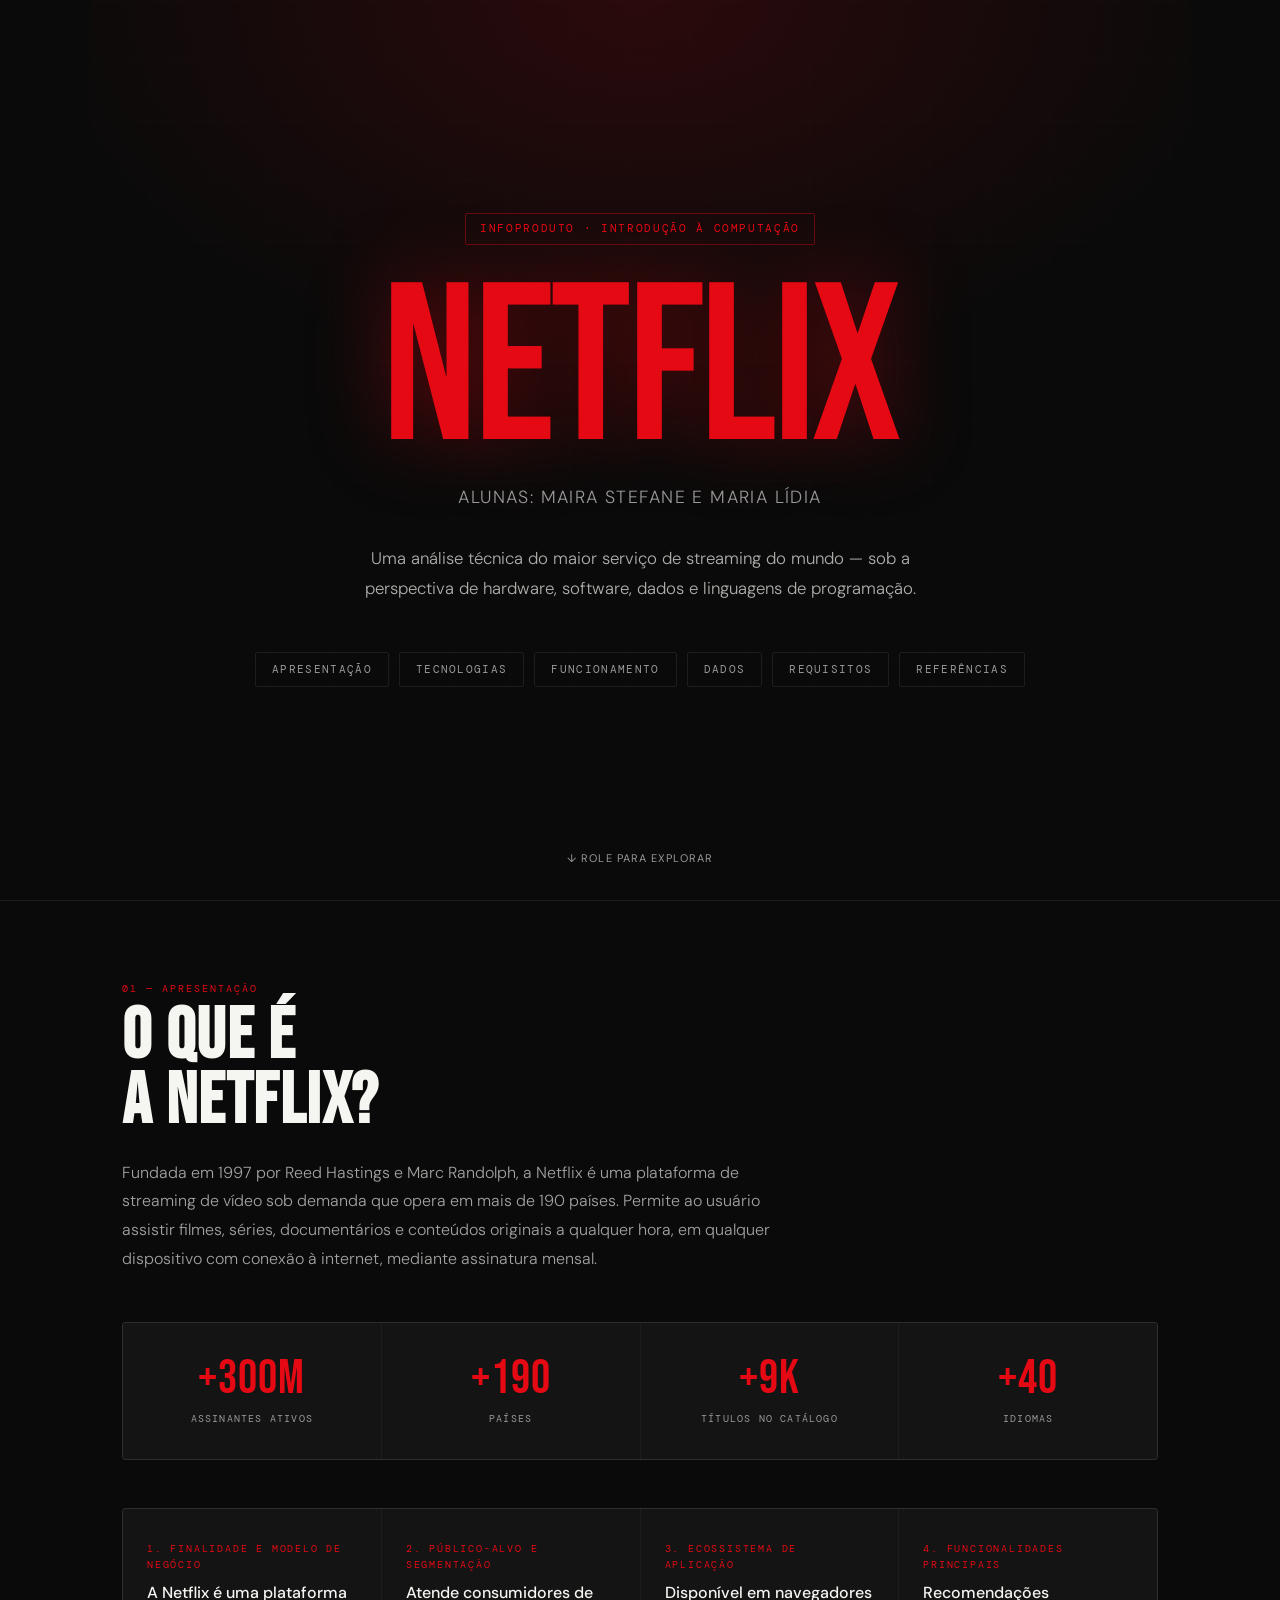
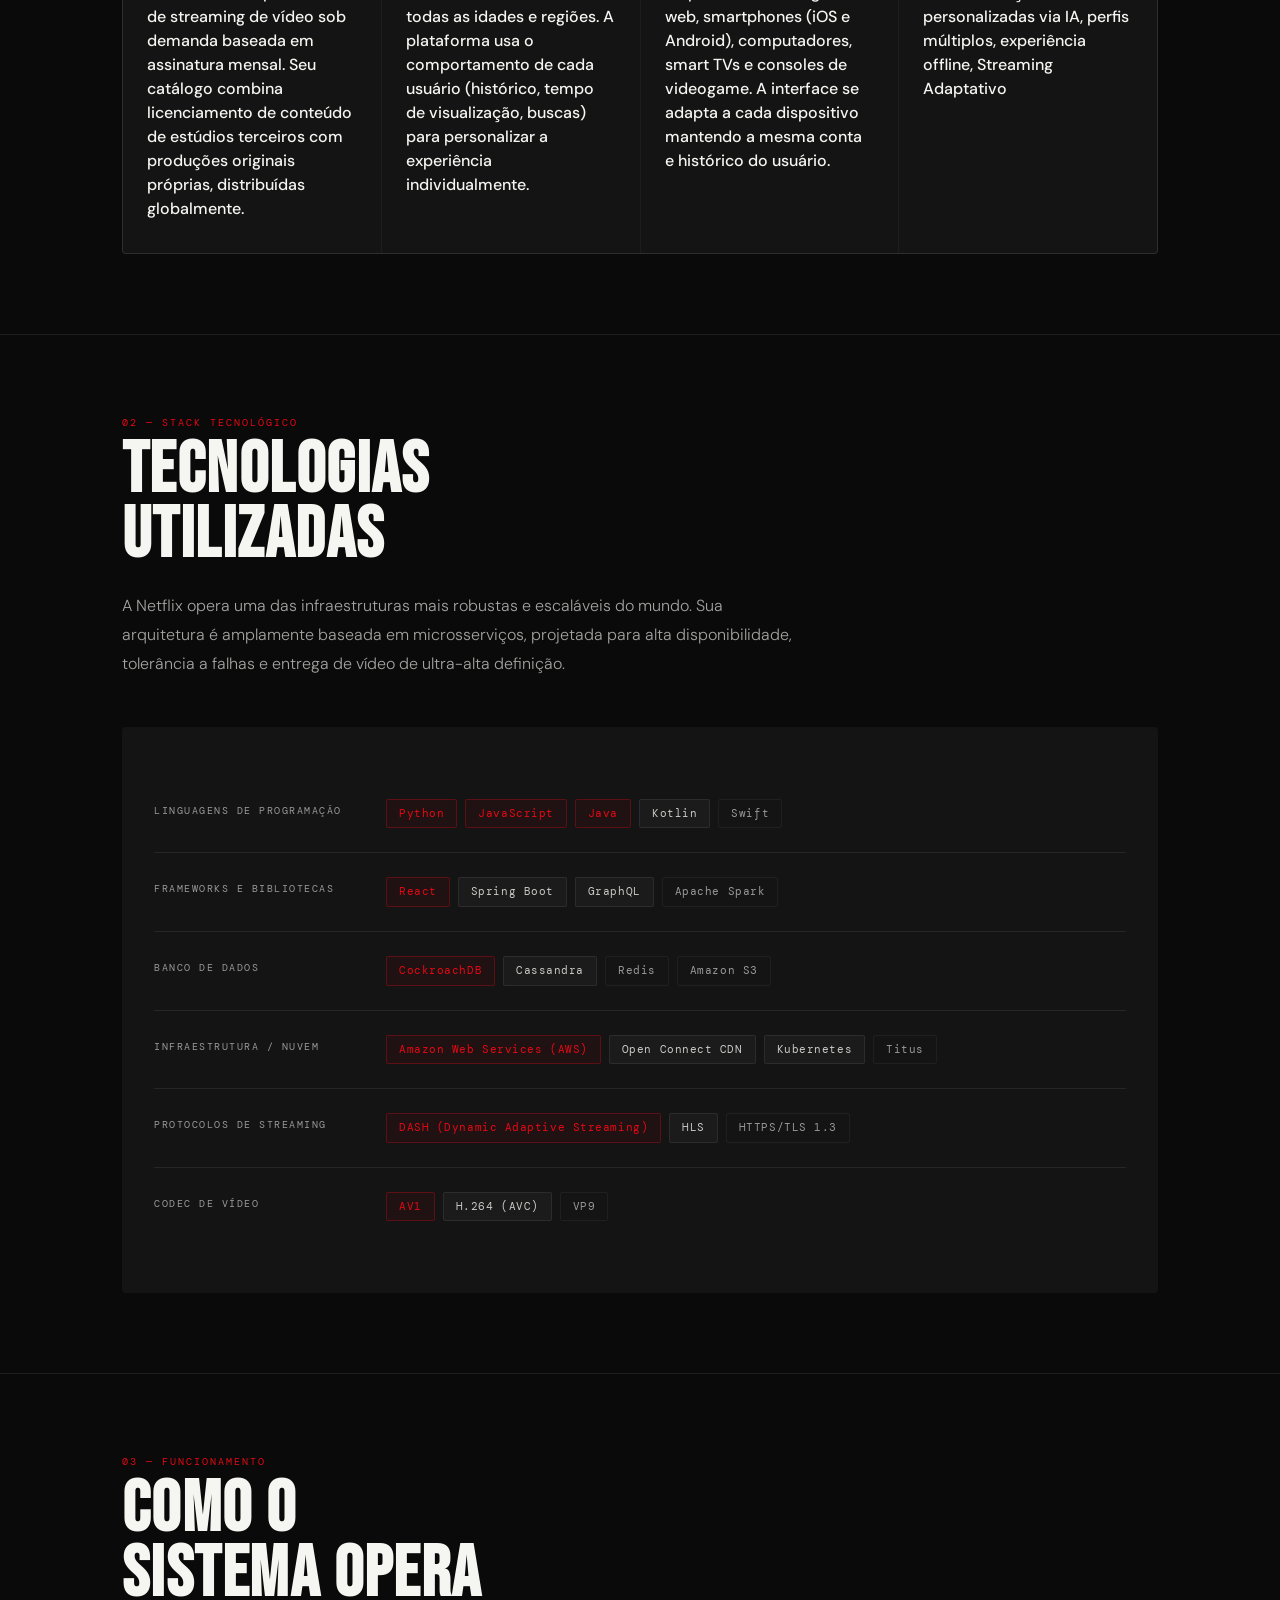
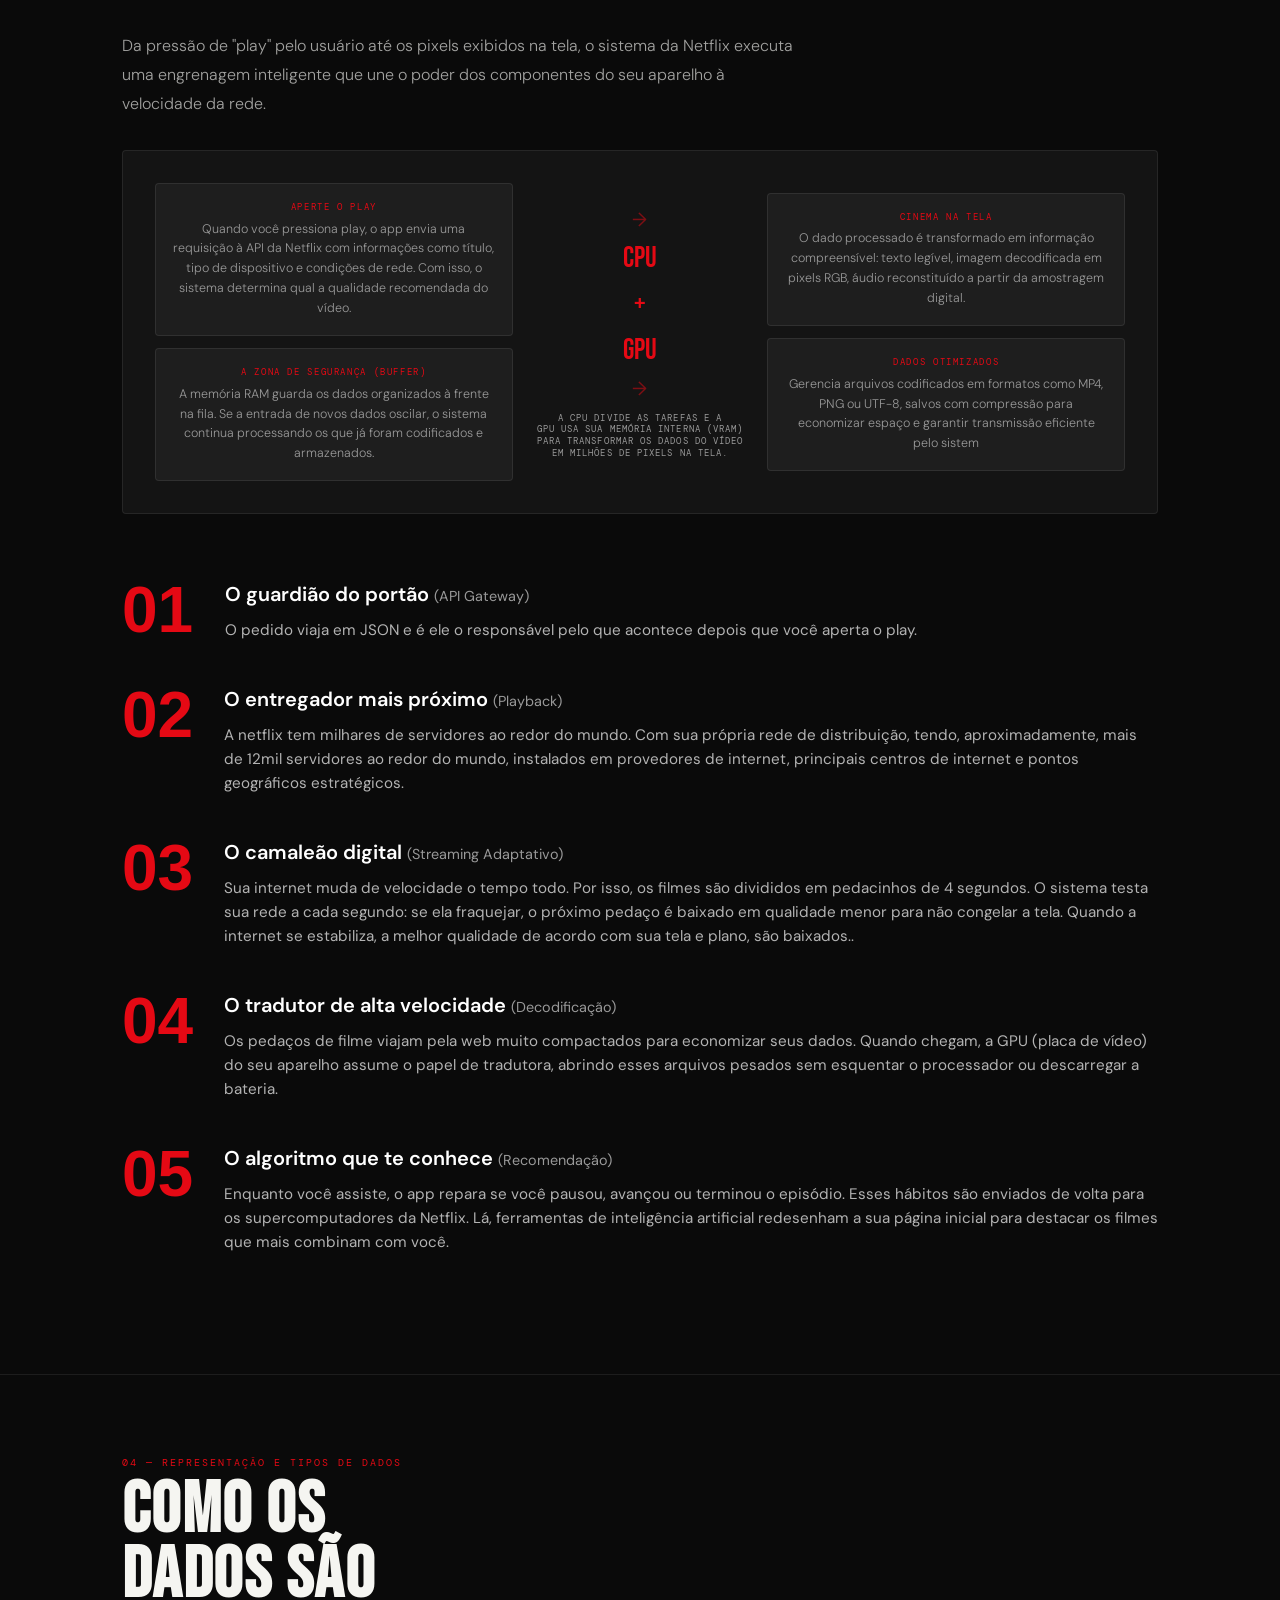
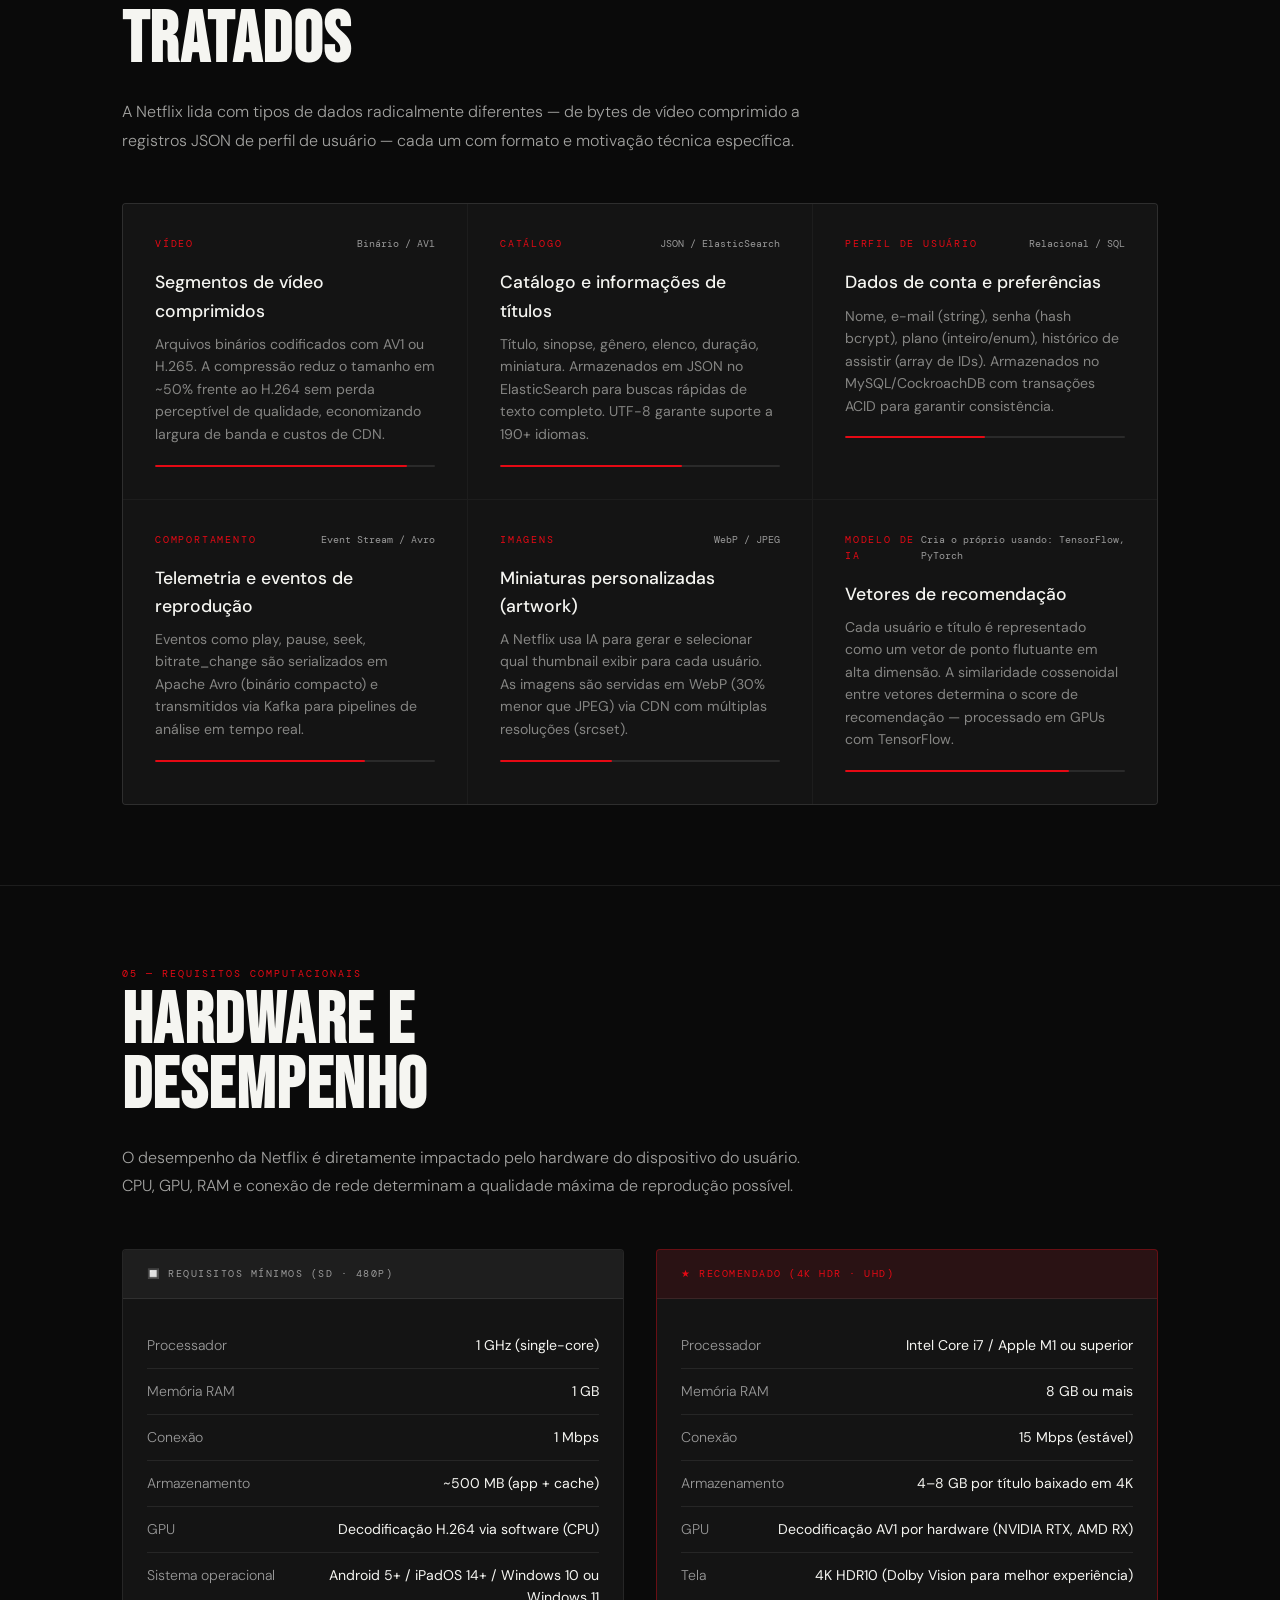
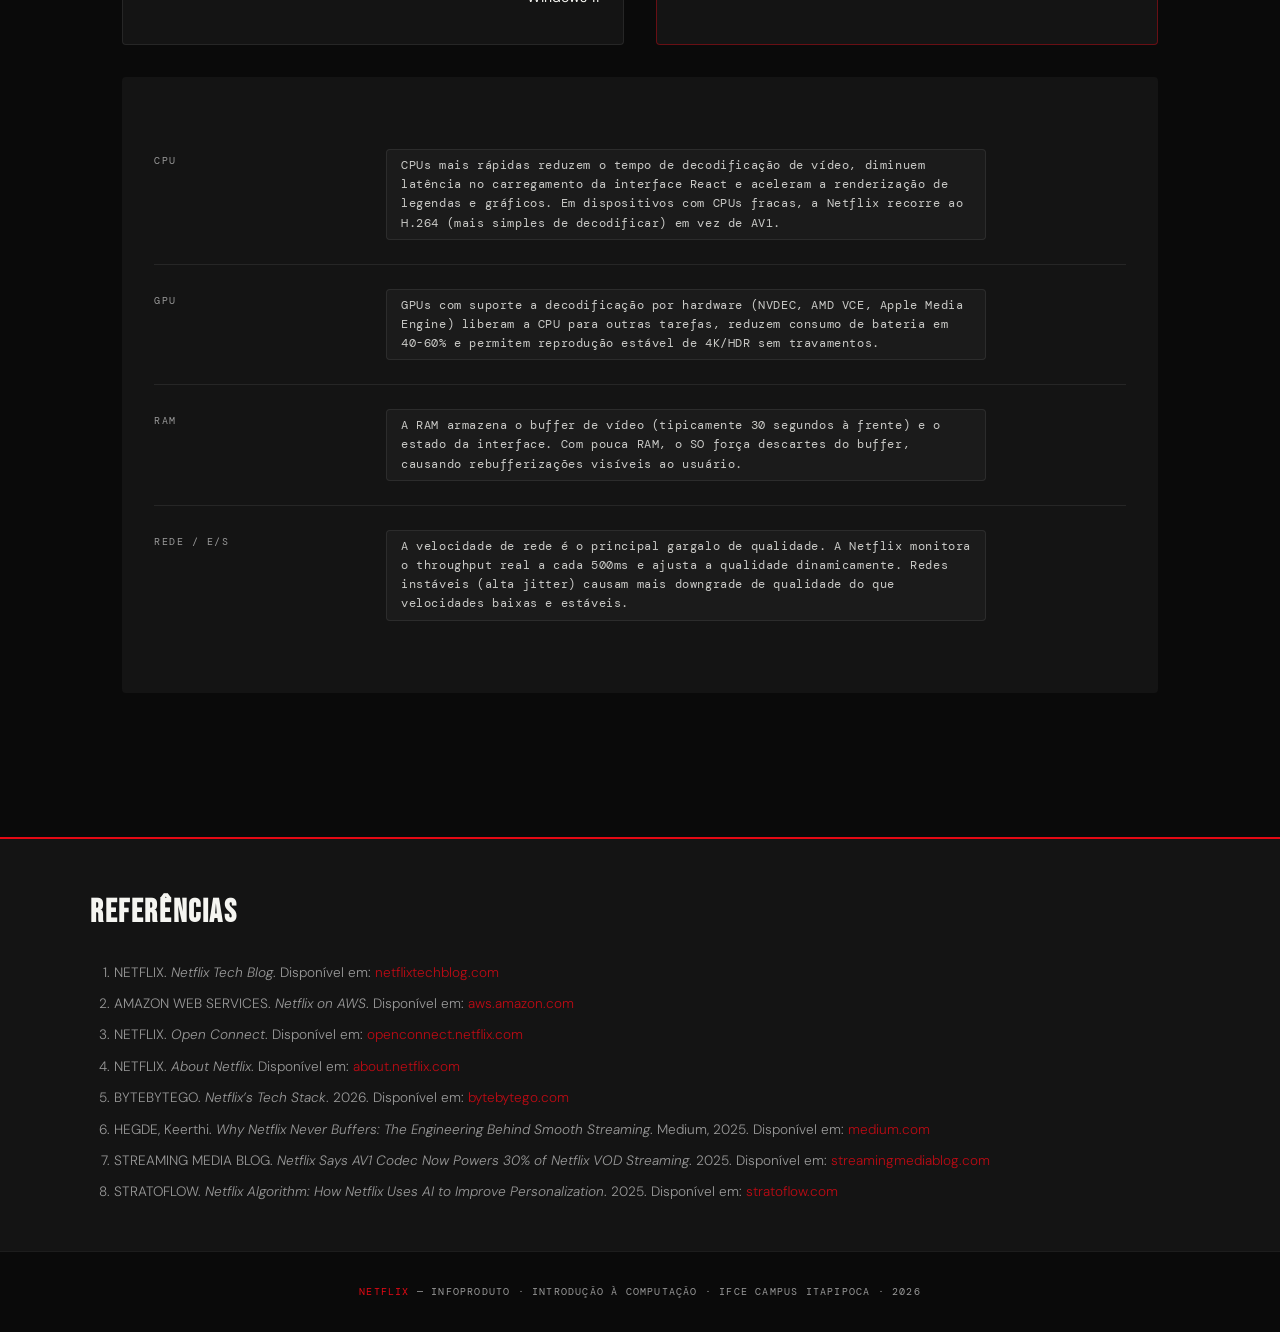
<file: index.html>
<!DOCTYPE html>
<html lang="pt-BR">

<head>
  <meta charset="UTF-8">
  <meta name="viewport" content="width=device-width, initial-scale=1.0">
  <title>Netflix</title>
  <link rel="preconnect" href="https://fonts.googleapis.com">
  <link
    href="https://fonts.googleapis.com/css2?family=Bebas+Neue&family=DM+Sans:ital,wght@0,300;0,400;0,500;0,700;1,300&family=DM+Mono:wght@400;500&display=swap"
    rel="stylesheet">

  <!-- Conecta o CSS -->
  <link rel="stylesheet" href="netflix-styles.css">
</head>

<body>
  <!-- HERO -->
  <section class="hero" id="topo">
    <div class="hero-badge">Infoproduto · Introdução à Computação</div>
    <div class="hero-logo">Netflix</div>
    <div class="hero-subtitle">Alunas: Maira Stefane e Maria Lídia</div>
    <p class="hero-desc">
      Uma análise técnica do maior serviço de streaming do mundo — sob a perspectiva de hardware, software, dados e
      linguagens de programação.
    </p>
    <nav class="hero-nav">
      <a href="#apresentacao">Apresentação</a>
      <a href="#tecnologias">Tecnologias</a>
      <a href="#funcionamento">Funcionamento</a>
      <a href="#dados">Dados</a>
      <a href="#requisitos">Requisitos</a>
      <a href="#referencias">Referências</a>
    </nav>
    <div class="scroll-hint">↓ role para explorar</div>
  </section>

  <hr class="divider">

  <!-- APRESENTAÇÃO -->
  <section id="apresentacao">
    <div class="reveal">
      <div class="section-label">01 — Apresentação</div>
      <h2 class="section-title">O que é<br>a Netflix?</h2>
      <p class="section-body">
        Fundada em 1997 por Reed Hastings e Marc Randolph, a Netflix é uma plataforma de streaming de vídeo sob demanda
        que opera em mais de 190 países. Permite ao usuário assistir filmes, séries, documentários e conteúdos
        originais a qualquer hora, em qualquer dispositivo com conexão à internet, mediante assinatura mensal.
      </p>
    </div>

    <div class="stats-row reveal">
      <div class="stat-box">
        <div class="stat-num">+300M</div>
        <div class="stat-label">Assinantes ativos</div>
      </div>
      <div class="stat-box">
        <div class="stat-num">+190</div>
        <div class="stat-label">Países</div>
      </div>
      <div class="stat-box">
        <div class="stat-num">+9K</div>
        <div class="stat-label">Títulos no catálogo</div>
      </div>
      <div class="stat-box">
        <div class="stat-num">+40</div>
        <div class="stat-label">Idiomas</div>
      </div>
    </div>

    <div class="app-grid reveal">
      <div class="app-card">
        <div class="app-card-title">1. Finalidade e Modelo de Negócio</div>
        <div class="app-card-value">A Netflix é uma plataforma de streaming de vídeo sob demanda baseada em
          assinatura mensal. Seu catálogo combina licenciamento de conteúdo de estúdios terceiros com produções
          originais próprias, distribuídas globalmente.</div>
      </div>
      <div class="app-card">
        <div class="app-card-title">2. Público-Alvo e Segmentação</div>
        <div class="app-card-value">Atende consumidores de todas as idades e regiões. A plataforma usa o comportamento
          de
          cada usuário (histórico, tempo de visualização, buscas) para
          personalizar a experiência individualmente.</div>
      </div>
      <div class="app-card">
        <div class="app-card-title">3. Ecossistema de Aplicação</div>
        <div class="app-card-value">Disponível em navegadores web, smartphones (iOS e Android), computadores, smart TVs
          e consoles de videogame. A interface se adapta a cada dispositivo mantendo a mesma conta e histórico do
          usuário.
        </div>
      </div>
      <div class="app-card">
        <div class="app-card-title">4. Funcionalidades Principais</div>
        <div class="app-card-value">Recomendações personalizadas via IA, perfis múltiplos, experiência offline,
          Streaming Adaptativo</div>
      </div>
    </div>
  </section>

  <hr class="divider">

  <!-- TECNOLOGIAS -->
  <section id="tecnologias">
    <div class="reveal">
      <div class="section-label">02 — Stack Tecnológico</div>
      <h2 class="section-title">Tecnologias<br>Utilizadas</h2>
      <p class="section-body">
        A Netflix opera uma das infraestruturas mais robustas e escaláveis do mundo. Sua arquitetura é amplamente
        baseada em microsserviços, projetada para alta disponibilidade, tolerância a falhas e entrega de vídeo de
        ultra-alta definição.
      </p>
    </div>

    <div class="tech-section reveal">
      <div class="tech-row">
        <div class="tech-category">Linguagens de programação</div>
        <div class="tech-tags">
          <span class="tag tag-red">Python</span>
          <span class="tag tag-red">JavaScript</span>
          <span class="tag tag-red">Java</span>
          <span class="tag tag-white">Kotlin</span>
          <span class="tag tag-dim">Swift</span>
        </div>
      </div>
      <div class="tech-row">
        <div class="tech-category">Frameworks e bibliotecas</div>
        <div class="tech-tags">
          <span class="tag tag-red">React</span>
          <span class="tag tag-white">Spring Boot</span>
          <span class="tag tag-white">GraphQL</span>
          <span class="tag tag-dim">Apache Spark</span>
        </div>
      </div>
      <div class="tech-row">
        <div class="tech-category">Banco de dados</div>
        <div class="tech-tags">
          <span class="tag tag-red">CockroachDB</span>
          <span class="tag tag-white">Cassandra</span>
          <span class="tag tag-dim">Redis</span>
          <span class="tag tag-dim">Amazon S3</span>
        </div>
      </div>
      <div class="tech-row">
        <div class="tech-category">Infraestrutura / Nuvem</div>
        <div class="tech-tags">
          <span class="tag tag-red">Amazon Web Services (AWS)</span>
          <span class="tag tag-white">Open Connect CDN</span>
          <span class="tag tag-white">Kubernetes</span>
          <span class="tag tag-dim">Titus</span>
        </div>
      </div>
      <div class="tech-row">
        <div class="tech-category">Protocolos de streaming</div>
        <div class="tech-tags">
          <span class="tag tag-red">DASH (Dynamic Adaptive Streaming)</span>
          <span class="tag tag-white">HLS</span>
          <span class="tag tag-dim">HTTPS/TLS 1.3</span>
        </div>
      </div>
      <div class="tech-row">
        <div class="tech-category">Codec de vídeo</div>
        <div class="tech-tags">
          <span class="tag tag-red">AV1</span>
          <span class="tag tag-white">H.264 (AVC)</span>
          <span class="tag tag-dim">VP9</span>
        </div>
      </div>
    </div>
  </section>

  <hr class="divider">

  <!-- FUNCIONAMENTO -->
  <section id="funcionamento">
    <div class="reveal">
      <div class="section-label">03 — Funcionamento</div>
      <h2 class="section-title">Como o<br>Sistema Opera</h2>
      <p class="section-body">
        Da pressão de "play" pelo usuário até os pixels exibidos na tela, o sistema da Netflix executa uma engrenagem
        inteligente que une o poder dos componentes do seu aparelho à velocidade da rede.
      </p>
    </div>

    <!-- Diagrama -->
    <div class="cpu-diagram reveal">

      <div>
        <div class="cpu-box margin-bottom-sm">
          <div class="cpu-box-title">Aperte o Play</div>
          <div class="cpu-box-sub">Quando você pressiona play, o app envia uma
            requisição à API da Netflix com informações como título, tipo de dispositivo e condições de rede.
            Com isso, o sistema determina qual a qualidade recomendada do vídeo.
          </div>

        </div>
        <div class="cpu-box">
          <div class="cpu-box-title">A Zona de Segurança (Buffer)</div>
          <div class="cpu-box-sub">A memória RAM guarda os dados organizados à frente
            na fila. Se a entrada de novos dados oscilar, o sistema continua processando
            os que já foram codificados e armazenados.</div>
        </div>

      </div>

      <div class="cpu-center">
        <span class="arrow">→</span>
        <span class="cpu-center-label">CPU<br>+<br>GPU</span>
        <span class="arrow">→</span>
        <br>
        <span class="cpu-center-subtext">
          A CPU divide as tarefas e a <br>
          GPU usa sua memória interna (VRAM)<br>
          para transformar os dados do vídeo<br>
          em milhões de pixels na tela.
        </span>
      </div>

      <div>
        <div class="cpu-box margin-bottom-sm">
          <div class="cpu-box-title">Cinema na Tela</div>
          <div class="cpu-box-sub">O dado processado é transformado em
            informação compreensível: texto legível, imagem decodificada
            em pixels RGB, áudio reconstituído a partir da amostragem digital.</div>
        </div>

        <div class="cpu-box">
          <div class="cpu-box-title">Dados Otimizados</div>
          <div class="cpu-box-sub">Gerencia arquivos codificados em formatos
            como MP4, PNG ou UTF-8, salvos com compressão para economizar espaço
            e garantir transmissão eficiente pelo sistem</div>
        </div>
      </div>
    </div>

    <!-- Observações -->
    <div class="timeline-section reveal">

      <div class="timeline-item">
        <div class="timeline-num">01</div>
        <div class="timeline-content">
          <h3>O guardião do portão <span class="tech-term">(API Gateway)</span></h3>
          <p>O pedido viaja em JSON e é ele o responsável pelo que acontece depois que você aperta o play.
          </p>
        </div>
      </div>

      <div class="timeline-item">
        <div class="timeline-num">02</div>
        <div class="timeline-content">
          <h3>O entregador mais próximo <span class="tech-term">(Playback)</span></h3>
          <p>A netflix tem milhares de servidores ao redor do mundo. Com sua própria rede de distribuição,
            tendo, aproximadamente, mais de 12mil servidores ao redor do mundo, instalados em provedores de internet,
            principais centros de internet e pontos geográficos estratégicos.</p>
        </div>
      </div>

      <div class="timeline-item">
        <div class="timeline-num">03</div>
        <div class="timeline-content">
          <h3>O camaleão digital <span class="tech-term">(Streaming Adaptativo)</span></h3>
          <p>Sua internet muda de velocidade o tempo todo. Por isso, os filmes são divididos em pedacinhos de 4
            segundos. O sistema testa sua rede a cada segundo: se ela fraquejar, o próximo pedaço é baixado em qualidade
            menor para não congelar a tela. Quando a internet se estabiliza, a melhor qualidade de acordo com sua tela e
            plano, são baixados..</p>
        </div>
      </div>

      <div class="timeline-item">
        <div class="timeline-num">04</div>
        <div class="timeline-content">
          <h3>O tradutor de alta velocidade <span class="tech-term">(Decodificação)</span></h3>
          <p>Os pedaços de filme viajam pela web muito compactados para economizar
            seus dados. Quando chegam, a GPU (placa de vídeo) do seu aparelho assume o papel de tradutora, abrindo esses
            arquivos pesados sem esquentar o processador ou descarregar a bateria.</p>
        </div>
      </div>

      <div class="timeline-item">
        <div class="timeline-num">05</div>
        <div class="timeline-content">
          <h3>O algoritmo que te conhece <span class="tech-term">(Recomendação)</span></h3>
          <p>Enquanto você assiste, o app repara se você pausou, avançou ou terminou o episódio. Esses hábitos são
            enviados de volta para os supercomputadores da Netflix. Lá, ferramentas de inteligência artificial
            redesenham a sua página inicial para destacar os filmes que mais combinam com você.</p>
        </div>
      </div>

    </div>
  </section>

  <hr class="divider">

  <!-- DADOS -->
  <section id="dados">
    <div class="reveal">
      <div class="section-label">04 — Representação e Tipos de Dados</div>
      <h2 class="section-title">Como os<br>Dados São<br>Tratados</h2>
      <p class="section-body">
        A Netflix lida com tipos de dados radicalmente diferentes — de bytes de vídeo comprimido a registros JSON de
        perfil de usuário — cada um com formato e motivação técnica específica.
      </p>
    </div>

    <div class="data-grid reveal">
      <div class="data-card">
        <div class="data-card-header">
          <div class="data-type-label">Vídeo</div>
          <div class="data-format">Binário / AV1</div>
        </div>
        <div class="data-name">Segmentos de vídeo comprimidos</div>
        <div class="data-desc">Arquivos binários codificados com AV1 ou H.265. A compressão reduz o tamanho em ~50%
          frente ao H.264 sem perda perceptível de qualidade, economizando largura de banda e custos de CDN.</div>
        <div class="data-bar">
          <div class="data-bar-fill" style="width:90%"></div>
        </div>
      </div>
      <div class="data-card">
        <div class="data-card-header">
          <div class="data-type-label">Catálogo</div>
          <div class="data-format">JSON / ElasticSearch</div>
        </div>
        <div class="data-name">Catálogo e informações de títulos</div>
        <div class="data-desc">Título, sinopse, gênero, elenco, duração, miniatura. Armazenados em JSON no ElasticSearch
          para buscas rápidas de texto completo. UTF-8 garante suporte a 190+ idiomas.</div>
        <div class="data-bar">
          <div class="data-bar-fill" style="width:65%"></div>
        </div>
      </div>
      <div class="data-card">
        <div class="data-card-header">
          <div class="data-type-label">Perfil de usuário</div>
          <div class="data-format">Relacional / SQL</div>
        </div>
        <div class="data-name">Dados de conta e preferências</div>
        <div class="data-desc">Nome, e-mail (string), senha (hash bcrypt), plano (inteiro/enum), histórico de assistir
          (array de IDs). Armazenados no MySQL/CockroachDB com transações ACID para garantir consistência.</div>
        <div class="data-bar">
          <div class="data-bar-fill" style="width:50%"></div>
        </div>
      </div>
      <div class="data-card">
        <div class="data-card-header">
          <div class="data-type-label">Comportamento</div>
          <div class="data-format">Event Stream / Avro</div>
        </div>
        <div class="data-name">Telemetria e eventos de reprodução</div>
        <div class="data-desc">Eventos como play, pause, seek, bitrate_change são serializados em Apache Avro (binário
          compacto) e transmitidos via Kafka para pipelines de análise em tempo real.</div>
        <div class="data-bar">
          <div class="data-bar-fill" style="width:75%"></div>
        </div>
      </div>
      <div class="data-card">
        <div class="data-card-header">
          <div class="data-type-label">Imagens</div>
          <div class="data-format">WebP / JPEG</div>
        </div>
        <div class="data-name">Miniaturas personalizadas (artwork)</div>
        <div class="data-desc">A Netflix usa IA para gerar e selecionar qual thumbnail exibir para cada usuário. As
          imagens são servidas em WebP (30% menor que JPEG) via CDN com múltiplas resoluções (srcset).</div>
        <div class="data-bar">
          <div class="data-bar-fill" style="width:40%"></div>
        </div>
      </div>
      <div class="data-card">
        <div class="data-card-header">
          <div class="data-type-label">Modelo de IA</div>
          <div class="data-format">Cria o próprio usando: TensorFlow, PyTorch</div>
        </div>
        <div class="data-name">Vetores de recomendação</div>
        <div class="data-desc">Cada usuário e título é representado como um vetor de ponto flutuante em alta dimensão. A
          similaridade cossenoidal entre vetores determina o score de recomendação — processado em GPUs com TensorFlow.
        </div>
        <div class="data-bar">
          <div class="data-bar-fill" style="width:80%"></div>
        </div>
      </div>
    </div>
  </section>

  <hr class="divider">

  <!-- REQUISITOS -->
  <section id="requisitos">
    <div class="reveal">
      <div class="section-label">05 — Requisitos Computacionais</div>
      <h2 class="section-title">Hardware e<br>Desempenho</h2>
      <p class="section-body">
        O desempenho da Netflix é diretamente impactado pelo hardware do dispositivo do usuário. CPU, GPU, RAM e conexão
        de rede determinam a qualidade máxima de reprodução possível.
      </p>
    </div>

    <div class="req-container reveal">
      <div class="req-card">
        <div class="req-header">
          <div class="req-label">🔲 Requisitos mínimos (SD · 480p)</div>
        </div>
        <div class="req-body">
          <div class="req-row"><span class="req-key">Processador</span><span class="req-val">1 GHz (single-core)</span>
          </div>
          <div class="req-row"><span class="req-key">Memória RAM</span><span class="req-val">1 GB</span></div>
          <div class="req-row"><span class="req-key">Conexão</span><span class="req-val">1 Mbps</span></div>
          <div class="req-row"><span class="req-key">Armazenamento</span><span class="req-val">~500 MB (app +
              cache)</span></div>
          <div class="req-row"><span class="req-key">GPU</span><span class="req-val">Decodificação H.264 via software
              (CPU)</span></div>
          <div class="req-row"><span class="req-key">Sistema operacional</span><span class="req-val">Android 5+ / iPadOS
              14+ / Windows 10 ou Windows 11</span></div>
        </div>
      </div>
      <div class="req-card recommended">
        <div class="req-header rec-header">
          <div class="req-label rec">★ Recomendado (4K HDR · UHD)</div>
        </div>
        <div class="req-body">
          <div class="req-row"><span class="req-key">Processador</span><span class="req-val">Intel Core i7 / Apple M1 ou
              superior</span></div>
          <div class="req-row"><span class="req-key">Memória RAM</span><span class="req-val">8 GB ou mais</span></div>
          <div class="req-row"><span class="req-key">Conexão</span><span class="req-val">15 Mbps (estável)</span></div>
          <div class="req-row"><span class="req-key">Armazenamento</span><span class="req-val">4–8 GB por título baixado
              em 4K</span></div>
          <div class="req-row"><span class="req-key">GPU</span><span class="req-val">Decodificação AV1 por hardware
              (NVIDIA RTX, AMD RX)</span></div>
          <div class="req-row"><span class="req-key">Tela</span><span class="req-val">4K HDR10 (Dolby Vision para melhor
              experiência)</span></div>
        </div>
      </div>
    </div>

    <!-- Impacto do hardware -->
    <div class="tech-section reveal" style="margin-top:2rem">
      <div class="tech-row">
        <div class="tech-category">CPU</div>
        <div class="tech-tags">
          <span class="tag tag-white"
            style="font-size:12px;padding:6px 14px;white-space:normal;max-width:600px;border-radius:4px">
            CPUs mais rápidas reduzem o tempo de decodificação de vídeo, diminuem latência no carregamento da interface
            React e aceleram a renderização de legendas e gráficos. Em dispositivos com CPUs fracas, a Netflix recorre
            ao H.264 (mais simples de decodificar) em vez de AV1.
          </span>
        </div>
      </div>
      <div class="tech-row">
        <div class="tech-category">GPU</div>
        <div class="tech-tags">
          <span class="tag tag-white"
            style="font-size:12px;padding:6px 14px;white-space:normal;max-width:600px;border-radius:4px">
            GPUs com suporte a decodificação por hardware (NVDEC, AMD VCE, Apple Media Engine) liberam a CPU para outras
            tarefas, reduzem consumo de bateria em 40-60% e permitem reprodução estável de 4K/HDR sem travamentos.
          </span>
        </div>
      </div>
      <div class="tech-row">
        <div class="tech-category">RAM</div>
        <div class="tech-tags">
          <span class="tag tag-white"
            style="font-size:12px;padding:6px 14px;white-space:normal;max-width:600px;border-radius:4px">
            A RAM armazena o buffer de vídeo (tipicamente 30 segundos à frente) e o estado da interface. Com pouca RAM,
            o SO força descartes do buffer, causando rebufferizações visíveis ao usuário.
          </span>
        </div>
      </div>
      <div class="tech-row">
        <div class="tech-category">Rede / E/S</div>
        <div class="tech-tags">
          <span class="tag tag-white"
            style="font-size:12px;padding:6px 14px;white-space:normal;max-width:600px;border-radius:4px">
            A velocidade de rede é o principal gargalo de qualidade. A Netflix monitora o throughput real a cada 500ms e
            ajusta a qualidade dinamicamente. Redes instáveis (alta jitter) causam mais downgrade de qualidade do que
            velocidades baixas e estáveis.
          </span>
        </div>
      </div>
    </div>
  </section>

  <!-- REFERÊNCIAS -->
  <div class="refs" id="referencias">
    <div class="refs-inner">
      <h2>Referências</h2>
      <ol>
        <li>NETFLIX. <em>Netflix Tech Blog</em>. Disponível em: <a href="https://netflixtechblog.medium.com/"
            target="_blank">netflixtechblog.com</a></li>

        <li>AMAZON WEB SERVICES. <em>Netflix on AWS</em>. Disponível em: <a
            href="https://aws.amazon.com/solutions/case-studies/netflix/" target="_blank">aws.amazon.com</a></li>

        <li>NETFLIX. <em>Open Connect</em>. Disponível em: <a href="https://openconnect.netflix.com"
            target="_blank">openconnect.netflix.com</a></li>

        <li>NETFLIX. <em>About Netflix</em>. Disponível em: <a href="https://about.netflix.com/pt_br/leadership"
            target="_blank">about.netflix.com</a></li>

        <li>BYTEBYTEGO. <em>Netflix’s Tech Stack</em>. 2026. Disponível em:
          <a href="https://bytebytego.com/guides/netflixs-tech-stack/" target="_blank">bytebytego.com</a>
        </li>

        <li>HEGDE, Keerthi. <em>Why Netflix Never Buffers: The Engineering Behind Smooth Streaming</em>. Medium, 2025.
          Disponível em: <a
            href="https://medium.com/@keerthihegde516/why-netflix-never-buffers-the-engineering-behind-smooth-streaming-bb1ea0092e25"
            target="_blank">medium.com</a></li>

        <li>STREAMING MEDIA BLOG. <em>Netflix Says AV1 Codec Now Powers 30% of Netflix VOD Streaming</em>. 2025.
          Disponível em: <a href="https://www.streamingmediablog.com/2025/12/netflix-av1.html"
            target="_blank">streamingmediablog.com</a></li>

        <li>STRATOFLOW. <em>Netflix Algorithm: How Netflix Uses AI to Improve Personalization</em>. 2025. Disponível em:
          <a href="https://stratoflow.com/how-netflix-recommendation-algorithm-work/" target="_blank">stratoflow.com</a>
        </li>

      </ol>
    </div>
  </div>

  <footer>
    <span>Netflix</span> — Infoproduto · Introdução à Computação · IFCE Campus Itapipoca · 2026
  </footer>
  <script src="netflix-script.js"></script>
</body>

</html>
</file>
<file: netflix-styles.css>
.margin-bottom-sm {
    margin-bottom: 0.75rem;
}

.cpu-center-subtext {
    font-family: 'DM Mono', monospace;
    font-size: 9px;
    color: var(--muted);
    letter-spacing: 0.12em;
    text-transform: uppercase;
    display: block;
    margin-top: 8px;
    line-height: 1.3;
}

/* Estrutura Geral da Linha do Tempo */
.timeline-section {
    margin-top: 4rem;
    display: flex;
    flex-direction: column;
}

.timeline-item {
    display: flex;
    margin-bottom: 2.5rem;
    align-items: flex-start;
}

/* Estilização dos Números Grandes em Vermelho Netflix */
.timeline-num {
    font-family: 'Urbanist', 'Impact', sans-serif;
    font-size: 4rem;
    font-weight: bold;
    color: #E50914;
    line-height: 1;
    margin-right: 2rem;
    min-width: 70px;
}

/* Bloco de Conteúdo de cada Passo */
.timeline-content h3 {
    color: #fff;
    font-size: 1.25rem;
    margin-bottom: 0.5rem;
    font-weight: 600;
}

.timeline-content p {
    color: #b3b3b3;
    line-height: 1.6;
    font-size: 0.95rem;
}

/* Termos técnicos discretos em cinza ao lado do título */
.tech-term {
    color: var(--muted);
    font-size: 0.9rem;
    font-weight: normal;
}


*, *::before, *::after { box-sizing: border-box; margin: 0; padding: 0; }

  :root {
    --red: #E50914;
    --red-dark: #b20710;
    --red-glow: rgba(229,9,20,0.18);
    --black: #0a0a0a;
    --surface: #141414;
    --surface2: #1e1e1e;
    --surface3: #2a2a2a;
    --text: #f5f5f1;
    --muted: #999;
    --border: rgba(255,255,255,0.08);
    --accent: #E50914;
  }

  html { scroll-behavior: smooth; }

  body {
    font-family: 'DM Sans', sans-serif;
    background: var(--black);
    color: var(--text);
    overflow-x: hidden;
    line-height: 1.6;
  }

  /* ── HERO ── */
  .hero {
    min-height: 100vh;
    display: flex;
    flex-direction: column;
    justify-content: center;
    align-items: center;
    text-align: center;
    position: relative;
    padding: 2rem;
    background:
      radial-gradient(ellipse 80% 60% at 50% 0%, rgba(229,9,20,0.15) 0%, transparent 70%),
      var(--black);
    overflow: hidden;
  }

  .hero::before {
    content: '';
    position: absolute;
    inset: 0;
    background-image:
      repeating-linear-gradient(0deg, transparent, transparent 59px, rgba(255,255,255,0.02) 60px),
      repeating-linear-gradient(90deg, transparent, transparent 59px, rgba(255,255,255,0.02) 60px);
    pointer-events: none;
  }

  .hero-badge {
    display: inline-block;
    font-family: 'DM Mono', monospace;
    font-size: 11px;
    letter-spacing: 0.15em;
    text-transform: uppercase;
    color: var(--red);
    border: 1px solid rgba(229,9,20,0.4);
    padding: 6px 14px;
    border-radius: 2px;
    margin-bottom: 2rem;
    animation: fadeUp 0.6s ease both;
  }

  .hero-logo {
    font-family: 'Bebas Neue', sans-serif;
    font-size: clamp(5rem, 18vw, 14rem);
    letter-spacing: -0.02em;
    color: var(--red);
    line-height: 0.85;
    animation: fadeUp 0.7s 0.1s ease both;
    text-shadow: 0 0 80px rgba(229,9,20,0.4);
  }

  .hero-subtitle {
    font-size: clamp(0.85rem, 2vw, 1.1rem);
    color: var(--muted);
    font-weight: 300;
    letter-spacing: 0.08em;
    text-transform: uppercase;
    margin-top: 1rem;
    animation: fadeUp 0.7s 0.2s ease both;
  }

  .hero-desc {
    max-width: 560px;
    font-size: 1.05rem;
    color: rgba(245,245,241,0.7);
    margin: 2rem auto 3rem;
    font-weight: 300;
    line-height: 1.8;
    animation: fadeUp 0.7s 0.3s ease both;
  }

  .hero-nav {
    display: flex;
    flex-wrap: wrap;
    gap: 10px;
    justify-content: center;
    animation: fadeUp 0.7s 0.4s ease both;
  }

  .hero-nav a {
    font-family: 'DM Mono', monospace;
    font-size: 11px;
    letter-spacing: 0.12em;
    text-transform: uppercase;
    color: var(--muted);
    text-decoration: none;
    border: 1px solid var(--border);
    padding: 8px 16px;
    border-radius: 2px;
    transition: all 0.2s;
  }

  .hero-nav a:hover {
    color: var(--text);
    border-color: rgba(255,255,255,0.25);
    background: rgba(255,255,255,0.04);
  }

  .scroll-hint {
    position: absolute;
    bottom: 2rem;
    font-size: 11px;
    color: var(--muted);
    letter-spacing: 0.1em;
    text-transform: uppercase;
    animation: pulse 2s infinite;
  }

  /* ── SECTIONS ── */
  section {
    padding: 5rem 2rem;
    max-width: 1100px;
    margin: 0 auto;
  }

  .section-label {
    font-family: 'DM Mono', monospace;
    font-size: 10px;
    letter-spacing: 0.2em;
    text-transform: uppercase;
    color: var(--red);
    margin-bottom: 0.5rem;
  }

  .section-title {
    font-family: 'Bebas Neue', sans-serif;
    font-size: clamp(2.5rem, 6vw, 4.5rem);
    line-height: 0.9;
    letter-spacing: 0.02em;
    margin-bottom: 1.5rem;
    color: var(--text);
  }

  .section-body {
    color: rgba(245,245,241,0.65);
    font-size: 1rem;
    line-height: 1.8;
    font-weight: 300;
    max-width: 680px;
  }

  /* ── DIVIDER ── */
  .divider {
    border: none;
    border-top: 1px solid var(--border);
    margin: 0;
  }

  /* ── APRESENTAÇÃO ── */
  .app-grid {
    display: grid;
    grid-template-columns: repeat(auto-fit, minmax(220px, 1fr));
    gap: 1px;
    background: var(--border);
    border: 1px solid var(--border);
    border-radius: 4px;
    overflow: hidden;
    margin-top: 3rem;
  }

  .app-card {
    background: var(--surface);
    padding: 2rem 1.5rem;
    transition: background 0.2s;
  }

  .app-card:hover { background: var(--surface2); }

  .app-card-icon {
    font-size: 1.8rem;
    margin-bottom: 1rem;
  }

  .app-card-title {
    font-family: 'DM Mono', monospace;
    font-size: 10px;
    letter-spacing: 0.18em;
    text-transform: uppercase;
    color: var(--red);
    margin-bottom: 0.5rem;
  }

  .app-card-value {
    font-size: 1rem;
    color: var(--text);
    font-weight: 500;
    line-height: 1.5;
  }

  /* ── TECH STACK ── */
  .tech-section { background: var(--surface); border-radius: 4px; padding: 3rem 2rem; margin-top: 3rem; }

  .tech-row {
    display: grid;
    grid-template-columns: 200px 1fr;
    gap: 2rem;
    padding: 1.5rem 0;
    border-bottom: 1px solid var(--border);
    align-items: start;
  }

  .tech-row:last-child { border-bottom: none; }

  .tech-category {
    font-family: 'DM Mono', monospace;
    font-size: 10px;
    letter-spacing: 0.15em;
    text-transform: uppercase;
    color: var(--muted);
    padding-top: 4px;
  }

  .tech-tags {
    display: flex;
    flex-wrap: wrap;
    gap: 8px;
  }

  .tag {
    font-family: 'DM Mono', monospace;
    font-size: 11px;
    letter-spacing: 0.05em;
    padding: 5px 12px;
    border-radius: 2px;
    border: 1px solid;
  }

  .tag-red { color: var(--red); border-color: rgba(229,9,20,0.3); background: rgba(229,9,20,0.06); }
  .tag-white { color: rgba(245,245,241,0.8); border-color: var(--border); background: rgba(255,255,255,0.03); }
  .tag-dim { color: var(--muted); border-color: rgba(255,255,255,0.05); background: transparent; }

  /* ── FLOW ── */
  .flow {
    margin-top: 3rem;
    display: flex;
    flex-direction: column;
    gap: 1px;
  }

  .flow-step {
    display: grid;
    grid-template-columns: 80px 1fr;
    gap: 0;
    background: var(--border);
    border-radius: 0;
    overflow: hidden;
  }

  .flow-step:first-child { border-radius: 4px 4px 0 0; }
  .flow-step:last-child { border-radius: 0 0 4px 4px; }

  .flow-num {
    background: var(--surface2);
    display: flex;
    align-items: center;
    justify-content: center;
    font-family: 'Bebas Neue', sans-serif;
    font-size: 2rem;
    color: var(--red);
    padding: 2rem;
  }

  .flow-content {
    background: var(--surface);
    padding: 1.5rem 2rem;
  }

  .flow-content h3 {
    font-family: 'DM Mono', monospace;
    font-size: 11px;
    letter-spacing: 0.15em;
    text-transform: uppercase;
    color: var(--red);
    margin-bottom: 0.5rem;
  }

  .flow-content p {
    font-size: 0.95rem;
    color: rgba(245,245,241,0.65);
    line-height: 1.7;
    font-weight: 300;
  }

  .flow-content strong { color: var(--text); font-weight: 500; }

  /* ── DADOS ── */
  .data-grid {
    display: grid;
    grid-template-columns: repeat(auto-fit, minmax(300px, 1fr));
    gap: 1px;
    background: var(--border);
    border: 1px solid var(--border);
    border-radius: 4px;
    overflow: hidden;
    margin-top: 3rem;
  }

  .data-card {
    background: var(--surface);
    padding: 2rem;
  }

  .data-card-header {
    display: flex;
    justify-content: space-between;
    align-items: flex-start;
    margin-bottom: 1rem;
  }

  .data-type-label {
    font-family: 'DM Mono', monospace;
    font-size: 10px;
    letter-spacing: 0.18em;
    text-transform: uppercase;
    color: var(--red);
  }

  .data-format {
    font-family: 'DM Mono', monospace;
    font-size: 10px;
    color: var(--muted);
  }

  .data-name {
    font-size: 1.1rem;
    font-weight: 500;
    color: var(--text);
    margin-bottom: 0.5rem;
  }

  .data-desc {
    font-size: 0.88rem;
    color: rgba(245,245,241,0.5);
    line-height: 1.6;
  }

  .data-bar {
    margin-top: 1.2rem;
    height: 2px;
    background: var(--surface3);
    border-radius: 1px;
    overflow: hidden;
  }

  .data-bar-fill {
    height: 100%;
    background: var(--red);
    border-radius: 1px;
  }

  /* ── REQUISITOS ── */
  .req-container {
    display: grid;
    grid-template-columns: 1fr 1fr;
    gap: 2rem;
    margin-top: 3rem;
  }

  @media (max-width: 640px) {
    .req-container { grid-template-columns: 1fr; }
    .tech-row { grid-template-columns: 1fr; gap: 0.5rem; }
    .flow-step { grid-template-columns: 50px 1fr; }
    .flow-num { font-size: 1.5rem; padding: 1rem; }
  }

  .req-card {
    background: var(--surface);
    border: 1px solid var(--border);
    border-radius: 4px;
    overflow: hidden;
  }

  .req-card.recommended { border-color: rgba(229,9,20,0.4); }

  .req-header {
    padding: 1rem 1.5rem;
    background: var(--surface2);
    border-bottom: 1px solid var(--border);
    display: flex;
    align-items: center;
    gap: 0.5rem;
  }

  .req-header.rec-header { background: rgba(229,9,20,0.1); }

  .req-label {
    font-family: 'DM Mono', monospace;
    font-size: 10px;
    letter-spacing: 0.15em;
    text-transform: uppercase;
    color: var(--muted);
  }

  .req-label.rec { color: var(--red); }

  .req-body { padding: 1.5rem; }

  .req-row {
    display: flex;
    justify-content: space-between;
    align-items: flex-start;
    padding: 0.7rem 0;
    border-bottom: 1px solid var(--border);
    font-size: 0.88rem;
    gap: 1rem;
  }

  .req-row:last-child { border-bottom: none; }

  .req-key { color: var(--muted); font-weight: 300; flex-shrink: 0; }
  .req-val { color: var(--text); font-weight: 400; text-align: right; }

  /* ── STATS ── */
  .stats-row {
    display: grid;
    grid-template-columns: repeat(auto-fit, minmax(180px, 1fr));
    gap: 1px;
    background: var(--border);
    border: 1px solid var(--border);
    border-radius: 4px;
    overflow: hidden;
    margin: 3rem 0;
  }

  .stat-box {
    background: var(--surface);
    padding: 2rem 1.5rem;
    text-align: center;
  }

  .stat-num {
    font-family: 'Bebas Neue', sans-serif;
    font-size: 3rem;
    color: var(--red);
    line-height: 1;
    letter-spacing: 0.02em;
  }

  .stat-label {
    font-family: 'DM Mono', monospace;
    font-size: 10px;
    letter-spacing: 0.12em;
    text-transform: uppercase;
    color: var(--muted);
    margin-top: 0.5rem;
  }

  /* ── REFS ── */
  .refs {
    background: var(--surface);
    border-top: 2px solid var(--red);
    padding: 3rem 2rem;
    margin-top: 4rem;
  }

  .refs-inner { max-width: 1100px; margin: 0 auto; }

  .refs h2 {
    font-family: 'Bebas Neue', sans-serif;
    font-size: 2rem;
    color: var(--text);
    margin-bottom: 1.5rem;
    letter-spacing: 0.05em;
  }

  .refs ol {
    padding-left: 1.5rem;
    display: flex;
    flex-direction: column;
    gap: 0.6rem;
  }

  .refs li {
    font-size: 0.85rem;
    color: var(--muted);
    font-weight: 300;
    line-height: 1.6;
  }

  .refs li a { color: rgba(229,9,20,0.8); text-decoration: none; }
  .refs li a:hover { color: var(--red); }

  /* ── FOOTER ── */
  footer {
    background: var(--black);
    border-top: 1px solid var(--border);
    padding: 2rem;
    text-align: center;
    font-family: 'DM Mono', monospace;
    font-size: 10px;
    letter-spacing: 0.12em;
    text-transform: uppercase;
    color: var(--muted);
  }

  footer span { color: var(--red); }

  /* ── ANIMATIONS ── */
  @keyframes fadeUp {
    from { opacity: 0; transform: translateY(20px); }
    to { opacity: 1; transform: translateY(0); }
  }

  @keyframes pulse {
    0%, 100% { opacity: 0.4; }
    50% { opacity: 1; }
  }

  .reveal {
    opacity: 0;
    transform: translateY(24px);
    transition: opacity 0.6s ease, transform 0.6s ease;
  }
  .reveal.visible { opacity: 1; transform: none; }

  /* code blocks */
  .code-block {
    background: var(--surface2);
    border: 1px solid var(--border);
    border-radius: 4px;
    padding: 1.2rem 1.5rem;
    font-family: 'DM Mono', monospace;
    font-size: 0.8rem;
    color: rgba(245,245,241,0.6);
    line-height: 1.7;
    margin-top: 1rem;
    overflow-x: auto;
  }

  .code-block .kw { color: var(--red); }
  .code-block .str { color: #79c0ff; }
  .code-block .num { color: #f0883e; }
  .code-block .cm { color: #6e7681; }

  /* ── CPU diagram ── */
  .cpu-diagram {
    background: var(--surface);
    border: 1px solid var(--border);
    border-radius: 4px;
    padding: 2rem;
    margin-top: 2rem;
    display: grid;
    grid-template-columns: 1fr auto 1fr;
    gap: 1rem;
    align-items: center;
  }

  .cpu-box {
    background: var(--surface2);
    border: 1px solid var(--border);
    border-radius: 4px;
    padding: 1rem;
    text-align: center;
  }

  .cpu-box-title {
    font-family: 'DM Mono', monospace;
    font-size: 9px;
    letter-spacing: 0.18em;
    text-transform: uppercase;
    color: var(--red);
    margin-bottom: 0.3rem;
  }

  .cpu-box-sub {
    font-size: 0.78rem;
    color: var(--muted);
    font-weight: 300;
  }

  .cpu-center {
    text-align: center;
    padding: 0 0.5rem;
  }

  .cpu-center-label {
    font-family: 'Bebas Neue', sans-serif;
    font-size: 1.8rem;
    color: var(--red);
    display: block;
  }

  .arrow { color: rgba(229,9,20,0.5); font-size: 1.2rem; }
</file>
